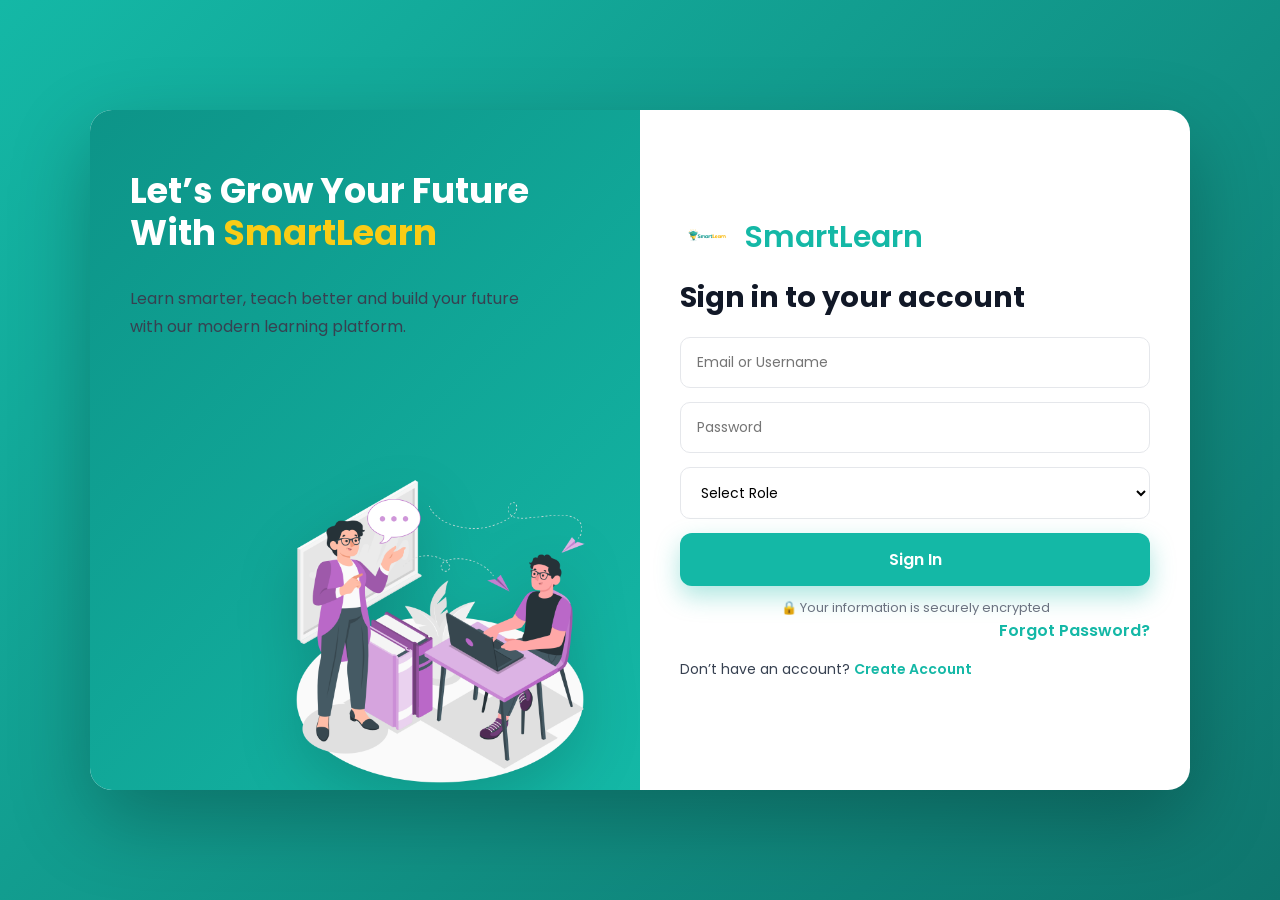
<file: index.html>
<!DOCTYPE html>
<html lang="en">
<head>
  <meta charset="UTF-8">
  <meta name="viewport" content="width=device-width, initial-scale=1.0">
  <title>Smart Learn Auth</title>
  <link rel="stylesheet" href="index.css">
  <link rel="preconnect" href="https://fonts.googleapis.com">
  <link rel="preconnect" href="https://fonts.gstatic.com" crossorigin>
  <link href="https://fonts.googleapis.com/css2?family=Poppins:wght@400;600;700&display=swap" rel="stylesheet">
</head>
<body>
<div class="auth-wrapper">
  <div class="auth-card">

    <!-- LEFT PANEL -->
    <div class="auth-left">
      <h1>Let’s Grow Your Future<br>With <span>SmartLearn</span></h1>
      <p>
        Learn smarter, teach better and build your future
        with our modern learning platform.
      </p>
      <img src="./images/Student and teacher.png" alt="Learning" class="student-img">
    </div>

    <!-- RIGHT PANEL -->
    <div class="auth-right">

      <!-- MOBILE HEADING -->
      <h1 class="mobile-heading">
        Let’s Grow Your Future <br> With <span>SmartLearn</span>
      </h1>

      <!-- LOGO -->
      <div class="form-logo">
        <img src="./images/Logo.png" alt="SmartLearn Logo">
        <span>SmartLearn</span>
      </div>

        <!-- LOGIN -->
        <div class="form-box login active">
          <h2>Sign in to your account</h2>

          <input type="text" id="login-identifier" placeholder="Email or Username">
          <input type="password" id="login-password" placeholder="Password">

          <select id="login-role">
            <option value="" disabled selected>Select Role</option>
            <option value="student">Student</option>
            <option value="teacher">Teacher</option>
            <option value="admin">Admin</option>
          </select>

          <button id="loginBtn">Sign In</button>
          <p class="security">🔒 Your information is securely encrypted</p>


          <a class="forgot" id="forgotPassBtn">Forgot Password?</a>

          <p>Don’t have an account?
            <a href="#" id="showSignup">Create Account</a>
          </p>
        </div>

        <!-- SIGNUP -->
        <div class="form-box signup">
          <h2>Create Account</h2>

          <input type="text" id="signup-username" placeholder="Username">
          <input type="email" id="signup-email" placeholder="Email">
          <input type="password" id="signup-password" placeholder="Password">

          <select id="signup-role">
            <option value="" disabled selected>Select Role</option>
            <option value="student">Student</option>
            <option value="teacher">Teacher</option>
            <option value="admin">Admin</option>
          </select>

          <select id="signup-gender">
            <option value="" disabled selected>Gender</option>
            <option value="male">Male</option>
            <option value="female">Female</option>
            <option value="other">Other</option>
          </select>

          <div id="idProofSection" class="id-proof">
            <label>Upload ID Proof (Teacher/Admin)</label>
            <input type="file" id="signup-id">
          </div>

          <button id="signupBtn">Create Account</button>

          <p>Already have an account?
            <a href="#" id="showLogin">Login</a>
          </p>
        </div>

      </div>
    </div>
  </div>
  <script src="config.js"></script>
  <script src="index.js"></script>
  <script>
   
    document.getElementById("signup-role").addEventListener("change", function() {
      const idProofSection = document.getElementById("idProofSection");
      if (this.value === "teacher" || this.value === "admin") {
        idProofSection.style.display = "block";
      } else {
        idProofSection.style.display = "none";
      }
    });

    
    //document.getElementById("sendOtpBtn").addEventListener("click", () => {
      //alert("OTP sent to your email! (Implement backend for real OTP)");
    //});
  </script>
</body>
</html>
</file>
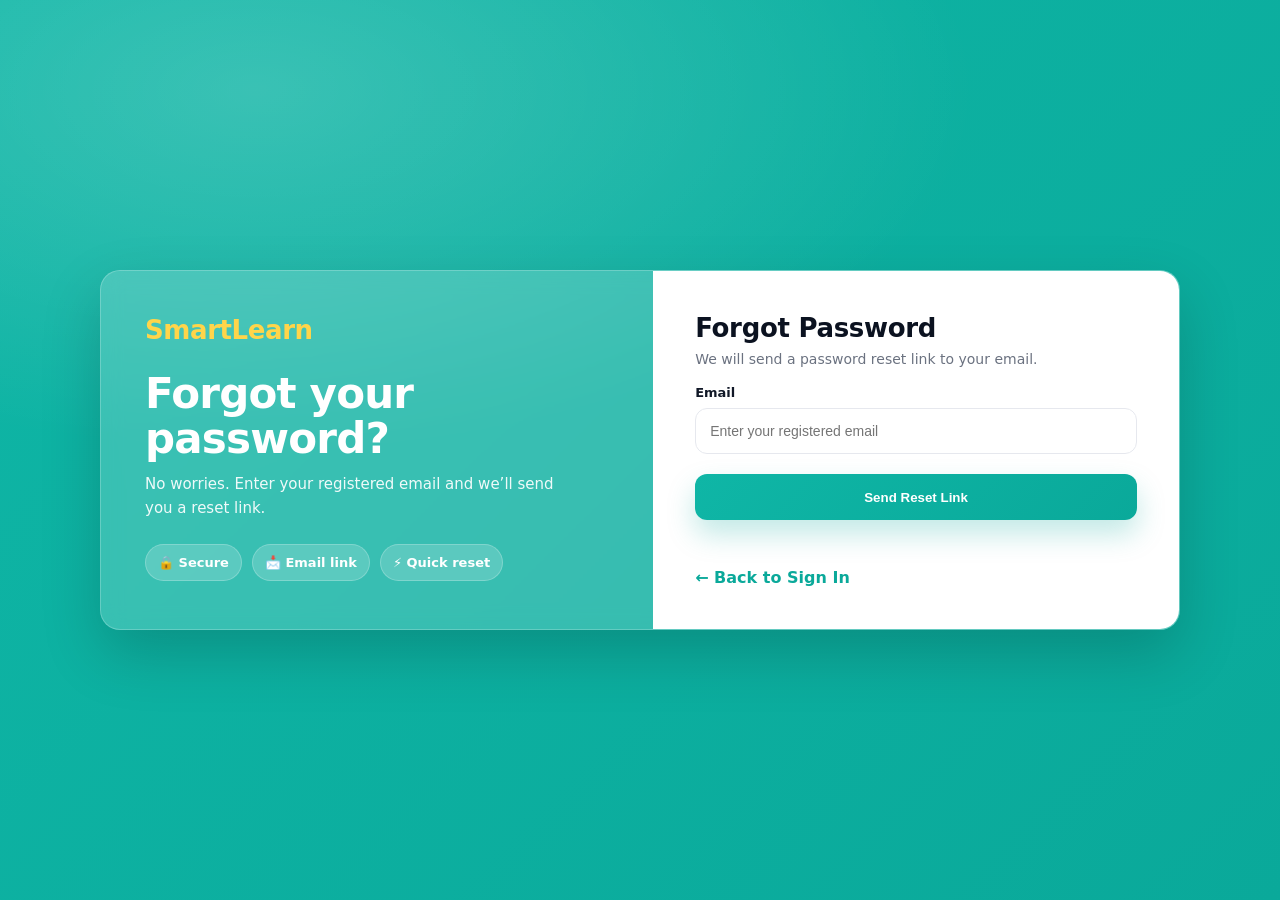
<file: Forget.html>
<!DOCTYPE html>
<html lang="en">
<head>
  <meta charset="UTF-8" />
  <meta name="viewport" content="width=device-width, initial-scale=1.0">
  <title>Forgot Password | SmartLearn</title>
  <link rel="stylesheet" href="Forget.css" />
</head>

<body>
  <main class="auth-wrap">
    <section class="auth-card">

      <!-- LEFT PANEL (like login page) -->
      <div class="auth-left">
        <div class="brand">
          <span class="brand-smart">SmartLearn</span>
        </div>

        <h1>Forgot your password?</h1>
        <p>
          No worries. Enter your registered email and we’ll send you a reset link.
        </p>

        <div class="left-badges">
          <div class="badge">🔒 Secure</div>
          <div class="badge">📩 Email link</div>
          <div class="badge">⚡ Quick reset</div>
        </div>
      </div>

      <!-- RIGHT PANEL (form card) -->
      <div class="auth-right">
        <div class="form-head">
          <h2>Forgot Password</h2>
          <p class="muted">We will send a password reset link to your email.</p>
        </div>

        <label class="field">
          <span>Email</span>
          <input type="email" id="email" placeholder="Enter your registered email" required />
        </label>

        <button id="resetBtn" class="btn btn-primary">Send Reset Link</button>

        <p id="msg" class="msg"></p>

        <div class="form-footer">
          <a class="link" href="index.html">← Back to Sign In</a>
        </div>
      </div>

    </section>
  </main>

  <script src="config.js"></script>

  <script>
    const API_BASE = window.APP_CONFIG.API_BASE;

    document.getElementById("resetBtn").addEventListener("click", async () => {
      const email = document.getElementById("email").value.trim();
      const msg = document.getElementById("msg");
      const btn = document.getElementById("resetBtn");

      msg.textContent = "";
      msg.className = "msg";

      if (!email) {
        msg.textContent = "Please enter your email.";
        msg.classList.add("error");
        return;
      }

      btn.disabled = true;
      btn.textContent = "Sending...";

      try {
        const res = await fetch(`${API_BASE}/auth/forgot-password`, {
          method: "POST",
          headers: { "Content-Type": "application/json" },
          body: JSON.stringify({ email }),
        });

        const data = await res.json();

        msg.textContent = data.message || "Check your email for reset link!";
        msg.classList.add(data.success ? "success" : "error");
      } catch (err) {
        msg.textContent = "Something went wrong. Try again later.";
        msg.classList.add("error");
      } finally {
        btn.disabled = false;
        btn.textContent = "Send Reset Link";
      }
    });
  </script>
</body>
</html>
</file>
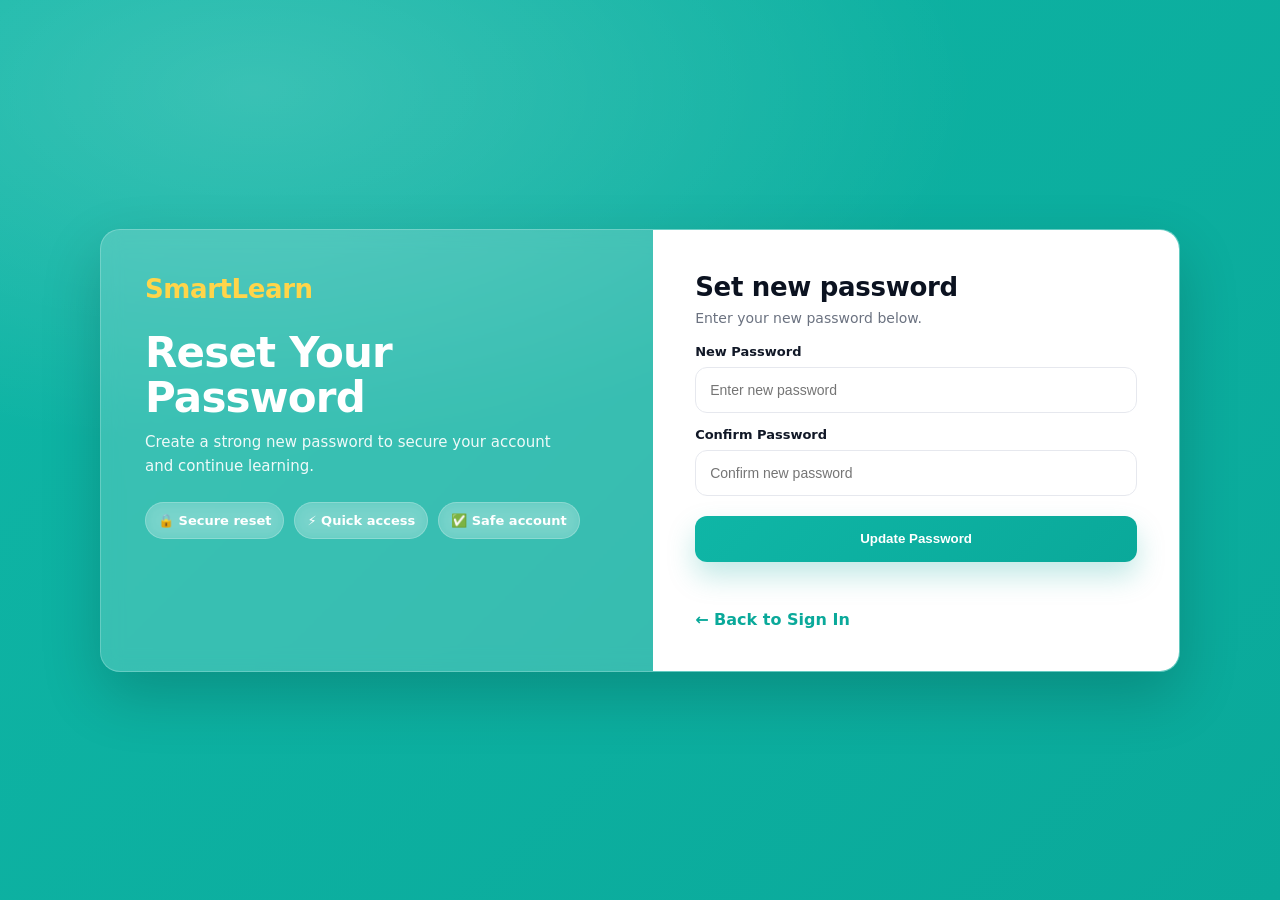
<file: resetpassword.html>
<!DOCTYPE html>
<html lang="en">
<head>
  <meta charset="UTF-8" />
  <meta name="viewport" content="width=device-width, initial-scale=1.0" />
  <title>Reset Password | SmartLearn</title>
  <link rel="stylesheet" href="resetpassword.css" />
</head>

<body>
  <main class="auth-wrap">
    <section class="auth-card">

      <!-- LEFT PANEL (same vibe as login page) -->
      <div class="auth-left">
        <div class="brand">
          <span class="brand-smart">SmartLearn</span>
        </div>

        <h1>Reset Your Password</h1>
        <p>
          Create a strong new password to secure your account and continue learning.
        </p>

        <div class="left-badges">
          <div class="badge">🔒 Secure reset</div>
          <div class="badge">⚡ Quick access</div>
          <div class="badge">✅ Safe account</div>
        </div>
      </div>

      <!-- RIGHT PANEL (form area) -->
      <div class="auth-right">
        <div class="form-head">
          <h2>Set new password</h2>
          <p class="muted">Enter your new password below.</p>
        </div>

        <label class="field">
          <span>New Password</span>
          <input type="password" id="newPassword" placeholder="Enter new password" />
        </label>

        <label class="field">
          <span>Confirm Password</span>
          <input type="password" id="confirmPassword" placeholder="Confirm new password" />
        </label>

        <button class="btn btn-primary" id="updateBtn">Update Password</button>

        <p id="msg" class="msg"></p>

        <div class="form-footer">
          <a class="link" href="index.html">← Back to Sign In</a>
        </div>
      </div>

    </section>
  </main>

  <script src="config.js"></script>

  <script>
    const API_BASE = window.APP_CONFIG.API_BASE;

    // Extract token from URL (e.g., ?token=abcd1234)
    const params = new URLSearchParams(window.location.search);
    const token = params.get("token");

    const msg = document.getElementById("msg");
    const updateBtn = document.getElementById("updateBtn");

    function showMsg(text, type = "error") {
      msg.textContent = text;
      msg.className = "msg " + (type === "success" ? "success" : "error");
    }

    updateBtn.addEventListener("click", async () => {
      const newPassword = document.getElementById("newPassword").value.trim();
      const confirmPassword = document.getElementById("confirmPassword").value.trim();

      if (!token) return showMsg("Invalid or missing token!");
      if (!newPassword) return showMsg("Please enter a new password.");
      if (newPassword.length < 6) return showMsg("Password must be at least 6 characters.");
      if (newPassword !== confirmPassword) return showMsg("Passwords do not match.");

      updateBtn.disabled = true;
      updateBtn.textContent = "Updating...";

      try {
        const res = await fetch(`${API_BASE}/auth/reset-password/${token}`, {
          method: "POST",
          headers: { "Content-Type": "application/json" },
          body: JSON.stringify({ password: newPassword }),
        });

        const data = await res.json();

        if (data.success) {
          showMsg(data.message || "Password updated successfully!", "success");
          setTimeout(() => {
            window.location.href = "index.html";
          }, 1500);
        } else {
          showMsg(data.message || "Reset failed. Try again.");
        }
      } catch (err) {
        console.error("Reset Password Error:", err);
        showMsg("Something went wrong. Try again later.");
      } finally {
        updateBtn.disabled = false;
        updateBtn.textContent = "Update Password";
      }
    });
  </script>
</body>
</html>
</file>
<file: index.css>
* {
  margin: 0;
  padding: 0;
  box-sizing: border-box;
  font-family: 'Poppins', sans-serif;
}

html {
  -webkit-text-size-adjust: 100%;
  scroll-behavior: smooth;
}

body {
  min-height: 100vh;
  background: linear-gradient(135deg, #14b8a6, #0f766e);
  display: flex;
  justify-content: center;
  align-items: center;
  overflow-x: hidden;
  padding: 20px;
}

img {
  max-width: 100%;
  height: auto;
  display: block;
}

input,
select,
button {
  font: inherit;
}

/* Wrapper */
.auth-wrapper {
  width: 100%;
  max-width: 1100px;
  margin: 0 auto;
}

/* Card */
.auth-card {
  display: flex;
  align-items: stretch;
  background: #fff;
  border-radius: 22px;
  overflow: hidden;
  box-shadow: 0 30px 80px rgba(0, 0, 0, 0.25);
  animation: fadeUp 0.6s ease-out;
  min-height: 680px;
}

/* LEFT */
.auth-left {
  flex: 1;
  position: relative;
  overflow: hidden;
  background: linear-gradient(135deg, #0d9488, #14b8a6);
  color: #fff;
  padding: 60px 40px;
  display: flex;
  flex-direction: column;
  justify-content: flex-start;
}

.auth-left h1 {
  font-size: 2.2rem;
  line-height: 1.2;
  margin-bottom: 16px;
}

.auth-left span {
  color: #facc15;
  font-weight: 700;
}

.auth-left p {
  max-width: 420px;
  font-size: 1rem;
  line-height: 1.7;
  margin-bottom: 220px;
}

.auth-left img {
  width: 100%;
  max-width: 320px;
}

.student-img {
  position: absolute;
  bottom: 0;
  right: 40px;
  width: 320px;
  max-width: 65%;
  height: auto;
  pointer-events: none;
  user-select: none;
  filter: drop-shadow(0 20px 30px rgba(0, 0, 0, 0.15));
}

/* RIGHT */
.auth-right {
  flex: 1;
  padding: 50px 40px;
  display: flex;
  flex-direction: column;
  justify-content: center;
}

.auth-right h2 {
  margin-bottom: 20px;
  color: #111827;
  font-size: 1.8rem;
  line-height: 1.3;
}

/* Logo */
.form-logo {
  display: flex;
  align-items: center;
  gap: 10px;
  margin-bottom: 24px;
  flex-wrap: wrap;
}

.form-logo img {
  height: 36px;
  width: auto;
}

.form-logo span {
  font-size: 30px;
  font-weight: 600;
  color: #14b8a6;
  line-height: 1.2;
}

/* Forms */
.form-box {
  display: none;
  width: 100%;
}

.form-box.active {
  display: block;
}

input,
select {
  width: 100%;
  padding: 14px 16px;
  margin-bottom: 14px;
  border-radius: 10px;
  border: 1px solid #e5e7eb;
  font-size: 14px;
  background: #fff;
}

input:focus,
select:focus {
  border-color: #14b8a6;
  outline: none;
  box-shadow: 0 0 0 3px rgba(20, 184, 166, 0.12);
}

/* Button */
button {
  width: 100%;
  padding: 14px 16px;
  background: #14b8a6;
  color: #fff;
  border: none;
  border-radius: 12px;
  font-weight: 600;
  cursor: pointer;
  transition: 0.3s;
  box-shadow: 0 10px 25px rgba(20, 184, 166, 0.35);
}

button:hover {
  transform: translateY(-2px);
}

/* Text */
p {
  margin-top: 15px;
  font-size: 14px;
  line-height: 1.6;
  color: #374151;
}

a {
  color: #14b8a6;
  font-weight: 600;
  cursor: pointer;
  text-decoration: none;
}

a:hover {
  text-decoration: underline;
}

.forgot {
  display: block;
  text-align: right;
  margin-bottom: 15px;
}

.security {
  text-align: center;
  margin-top: 12px;
  font-size: 13px;
  color: #6b7280;
}

/* ID Proof */
.id-proof {
  display: none;
  margin-bottom: 10px;
}

.id-proof label {
  display: block;
  font-size: 14px;
  margin-bottom: 8px;
  color: #374151;
}
.mobile-heading {
  display: none;
  text-align: center;
  font-size: 1.3rem;
  font-weight: 700;
  margin-bottom: 16px;
  color: #111827;
}

.mobile-heading span {
  color: #14b8a6;
}

/* Animation */
@keyframes fadeUp {
  from {
    opacity: 0;
    transform: translateY(20px);
  }
  to {
    opacity: 1;
    transform: translateY(0);
  }
}

/* Large laptop */
@media (max-width: 1200px) {
  .auth-wrapper {
    max-width: 1000px;
  }

  .auth-left h1 {
    font-size: 2rem;
  }

  .student-img {
    right: 24px;
    width: 290px;
  }
}

/* Tablet / iPad */
@media (max-width: 992px) {
  body {
    padding: 16px;
    align-items: flex-start;
  }

  .auth-card {
    min-height: auto;
  }

  .auth-left {
    padding: 44px 28px;
  }

  .auth-right {
    padding: 40px 28px;
  }

  .auth-left h1 {
    font-size: 1.8rem;
  }

  .auth-left p {
    margin-bottom: 170px;
    max-width: 100%;
  }

  .student-img {
    right: 20px;
    width: 240px;
    max-width: 58%;
  }

  .form-logo span {
    font-size: 26px;
  }

  .auth-right h2 {
    font-size: 1.5rem;
  }
}

/* Mobile / small tablet */
@media (max-width: 900px) {
  .auth-card {
    flex-direction: column;
    border-radius: 20px;
  }

  .auth-left {
    display: flex;
    min-height: 250px;
    padding: 28px 22px 18px;
  }

  .auth-left h1 {
    font-size: 1.55rem;
    line-height: 1.25;
    max-width: 62%;
  }

  .auth-left p {
    font-size: 14px;
    line-height: 1.5;
    max-width: 56%;
    margin-bottom: 0;
  }

  .student-img {
    width: 180px;
    right: 14px;
    bottom: 0;
    max-width: 42%;
  }

  .auth-right {
    padding: 28px 22px;
  }
}

/* Mobile */
@media (max-width: 768px) {
  body {
    padding: 12px;
    align-items: flex-start;
  }

  .auth-wrapper {
    padding: 0;
  }

  .auth-card {
    border-radius: 18px;
  }

  .auth-left {
    min-height: 210px;
    padding: 20px 16px 14px;
  }

  .auth-left h1 {
    font-size: 1.28rem;
    line-height: 1.22;
    max-width: 58%;
    margin-bottom: 10px;
  }

  .auth-left p {
    font-size: 12.5px;
    line-height: 1.45;
    max-width: 54%;
    margin-bottom: 0;
  }

  .student-img {
    width: 135px;
    right: 8px;
    bottom: 0;
    max-width: 36%;
  }

  .auth-right {
    padding: 22px 18px;
  }

  .auth-right h2 {
    font-size: 1.35rem;
    margin-bottom: 18px;
  }

  .form-logo {
    margin-bottom: 20px;
  }

  .form-logo img {
    height: 30px;
  }

  .form-logo span {
    font-size: 22px;
  }

  input,
  select,
  button {
    padding: 13px 14px;
    font-size: 14px;
  }

  .forgot {
    text-align: left;
    margin-bottom: 12px;
  }
}

.mobile-heading {
  display: none;
  text-align: center;
  font-size: 1.3rem;
  font-weight: 700;
  margin-bottom: 16px;
  color: #111827;
}

.mobile-heading span {
  color: #14b8a6;
}

/* Small mobile */
@media (max-width: 480px) {
  .auth-left {
    display: none;
  }

  .mobile-heading {
    display: block;
  }

  .auth-right {
    padding: 24px 18px;
  }

  .form-logo {
    justify-content: center;
  }

  .auth-right h2 {
    text-align: center;
  }
}
</file>
<file: Forget.css>
:root{
  --teal1:#0fb6a6;
  --teal2:#0aa99a;
  --ink:#0b1220;
  --muted:#6b7280;
  --card:#ffffff;
  --shadow: 0 24px 60px rgba(0,0,0,.18);
  --radius: 20px;
}

*{ box-sizing:border-box; }
html,body{ height:100%; }

body{
  margin:0;
  font-family: ui-sans-serif, system-ui, -apple-system, Segoe UI, Roboto, Arial;
  color: var(--ink);
  background:
    radial-gradient(1200px 600px at 20% 10%, rgba(255,255,255,.18), transparent 60%),
    linear-gradient(135deg, var(--teal1), var(--teal2));
}

/* Center layout */
.auth-wrap{
  min-height:100%;
  display:flex;
  align-items:center;
  justify-content:center;
  padding: 28px 16px;
}

/* Card */
.auth-card{
  width: min(1080px, 100%);
  background: rgba(255,255,255,.18);
  border: 1px solid rgba(255,255,255,.22);
  border-radius: var(--radius);
  box-shadow: var(--shadow);
  backdrop-filter: blur(10px);
  overflow:hidden;

  display:grid;
  grid-template-columns: 1.05fr 1fr;
}

/* LEFT */
.auth-left{
  padding: 44px;
  color:#fff;
}

.brand{
  font-weight: 900;
  letter-spacing: -0.4px;
  font-size: 26px;
  display:inline-flex;
  gap:2px;
  align-items:baseline;
  margin-bottom: 18px;
}

.brand-smart{ color: #ffd54a; }  /* Smart = yellow */
.brand-learn{ color: #b7ff6a; }  /* Learn = green */

.auth-left h1{
  margin: 8px 0 10px;
  font-size: 42px;
  line-height: 1.08;
  letter-spacing: -0.8px;
}

.auth-left p{
  margin: 0;
  max-width: 420px;
  opacity: .92;
  font-size: 15px;
  line-height: 1.6;
}

.left-badges{
  display:flex;
  flex-wrap:wrap;
  gap:10px;
  margin-top: 24px;
}

.badge{
  background: rgba(255,255,255,.18);
  border: 1px solid rgba(255,255,255,.22);
  padding: 10px 12px;
  border-radius: 999px;
  font-weight: 700;
  font-size: 13px;
}

/* RIGHT */
.auth-right{
  background: var(--card);
  padding: 42px;
  display:flex;
  flex-direction:column;
  justify-content:center;
}

.form-head h2{
  margin:0;
  font-size: 26px;
  letter-spacing: -0.3px;
}

.muted{
  margin: 8px 0 18px;
  color: var(--muted);
  font-size: 14px;
}

/* Input field */
.field{
  display:flex;
  flex-direction:column;
  gap:8px;
  margin-bottom: 14px;
}

.field span{
  font-weight: 800;
  font-size: 13px;
  color: #111827;
}

.field input{
  height: 46px;
  border-radius: 12px;
  border: 1px solid #e6e8ee;
  padding: 0 14px;
  outline:none;
  transition: box-shadow .15s ease, border-color .15s ease;
  font-size: 14px;
}

.field input:focus{
  border-color: rgba(15,182,166,.55);
  box-shadow: 0 0 0 4px rgba(15,182,166,.18);
}

/* Button */
.btn{
  height: 46px;
  border: none;
  border-radius: 12px;
  font-weight: 900;
  cursor: pointer;
  transition: transform .12s ease, box-shadow .12s ease, opacity .12s ease;
}

.btn:active{ transform: scale(.98); }

.btn-primary{
  background: linear-gradient(135deg, var(--teal1), var(--teal2));
  color:#fff;
  box-shadow: 0 14px 28px rgba(10,169,154,.25);
  margin-top: 6px;
}

.btn-primary:disabled{
  opacity:.75;
  cursor:not-allowed;
}

/* Message */
.msg{
  margin: 12px 0 0;
  font-size: 14px;
  font-weight: 800;
  min-height: 20px;
}

.msg.error{ color:#dc2626; }
.msg.success{ color:#16a34a; }

/* Footer link */
.form-footer{
  margin-top: 16px;
}

.link{
  color: var(--teal2);
  text-decoration:none;
  font-weight: 900;
}

.link:hover{ text-decoration:underline; }

/* Responsive */
@media (max-width: 900px){
  .auth-card{ grid-template-columns: 1fr; }
  .auth-left{ padding: 34px 26px; }
  .auth-right{ padding: 34px 26px; }
  .auth-left h1{ font-size: 34px; }
}
</file>
<file: resetpassword.css>
/* ===== Reset Password (SmartLearn) - Matching Login UI ===== */

:root{
  --teal1:#0fb6a6;
  --teal2:#0aa99a;
  --ink:#0b1220;
  --muted:#6b7280;
  --card:#ffffff;
  --shadow: 0 24px 60px rgba(0,0,0,.18);
  --radius: 20px;
}

*{ box-sizing:border-box; }
html,body{ height:100%; }
body{
  margin:0;
  font-family: ui-sans-serif, system-ui, -apple-system, Segoe UI, Roboto, Arial, "Noto Sans", "Helvetica Neue";
  color: var(--ink);
  background: radial-gradient(1200px 600px at 20% 10%, rgba(255,255,255,.18), transparent 60%),
              linear-gradient(135deg, var(--teal1), var(--teal2));
}

/* wrapper */
.auth-wrap{
  min-height:100%;
  display:flex;
  align-items:center;
  justify-content:center;
  padding: 28px 16px;
}

/* main card */
.auth-card{
  width: min(1080px, 100%);
  background: rgba(255,255,255,.18);
  border: 1px solid rgba(255,255,255,.22);
  border-radius: var(--radius);
  box-shadow: var(--shadow);
  backdrop-filter: blur(10px);
  overflow:hidden;

  display:grid;
  grid-template-columns: 1.05fr 1fr;
}

/* left panel */
.auth-left{
  padding: 44px 44px;
  color:#fff;
  position:relative;
}

.brand{
  font-weight: 900;
  letter-spacing: -0.4px;
  font-size: 26px;
  display:inline-flex;
  gap:2px;
  align-items:baseline;
  margin-bottom: 18px;
}

.brand-smart{ color: #ffd54a; }  /* Smart = yellow */
.brand-learn{ color: #b7ff6a; }  /* Learn = green */

.auth-left h1{
  margin: 8px 0 10px;
  font-size: 42px;
  line-height: 1.08;
  letter-spacing: -0.8px;
}

.auth-left p{
  margin: 0;
  max-width: 420px;
  opacity: .92;
  font-size: 15px;
  line-height: 1.6;
}

.left-badges{
  display:flex;
  flex-wrap:wrap;
  gap:10px;
  margin-top: 24px;
}

.badge{
  background: rgba(255,255,255,.18);
  border: 1px solid rgba(255,255,255,.22);
  padding: 10px 12px;
  border-radius: 999px;
  font-weight: 700;
  font-size: 13px;
  backdrop-filter: blur(8px);
}

/* right panel */
.auth-right{
  background: var(--card);
  padding: 42px 42px;
  display:flex;
  flex-direction:column;
  justify-content:center;
}

.form-head h2{
  margin:0;
  font-size: 26px;
  letter-spacing: -0.3px;
}

.muted{
  margin: 8px 0 18px;
  color: var(--muted);
  font-size: 14px;
}

/* fields */
.field{
  display:flex;
  flex-direction:column;
  gap:8px;
  margin-bottom: 14px;
}

.field span{
  font-weight: 800;
  font-size: 13px;
  color: #111827;
}

.field input{
  height: 46px;
  border-radius: 12px;
  border: 1px solid #e6e8ee;
  padding: 0 14px;
  outline:none;
  transition: box-shadow .15s ease, border-color .15s ease;
  font-size: 14px;
}

.field input:focus{
  border-color: rgba(15,182,166,.55);
  box-shadow: 0 0 0 4px rgba(15,182,166,.18);
}

/* buttons */
.btn{
  height: 46px;
  border: none;
  border-radius: 12px;
  font-weight: 900;
  cursor: pointer;
  transition: transform .12s ease, box-shadow .12s ease, opacity .12s ease;
}

.btn:active{ transform: scale(.98); }

.btn-primary{
  background: linear-gradient(135deg, var(--teal1), var(--teal2));
  color:#fff;
  box-shadow: 0 14px 28px rgba(10,169,154,.25);
  margin-top: 6px;
}

.btn-primary:disabled{
  opacity: .75;
  cursor:not-allowed;
}

/* message */
.msg{
  margin: 12px 0 0;
  font-size: 14px;
  font-weight: 800;
  min-height: 20px;
}

.msg.error{ color: #dc2626; }
.msg.success{ color: #16a34a; }

/* footer */
.form-footer{
  margin-top: 16px;
}

.link{
  color: var(--teal2);
  text-decoration:none;
  font-weight: 900;
}

.link:hover{ text-decoration:underline; }

/* responsive */
@media (max-width: 900px){
  .auth-card{ grid-template-columns: 1fr; }
  .auth-left{ padding: 34px 26px; }
  .auth-right{ padding: 34px 26px; }
  .auth-left h1{ font-size: 34px; }
}
</file>
